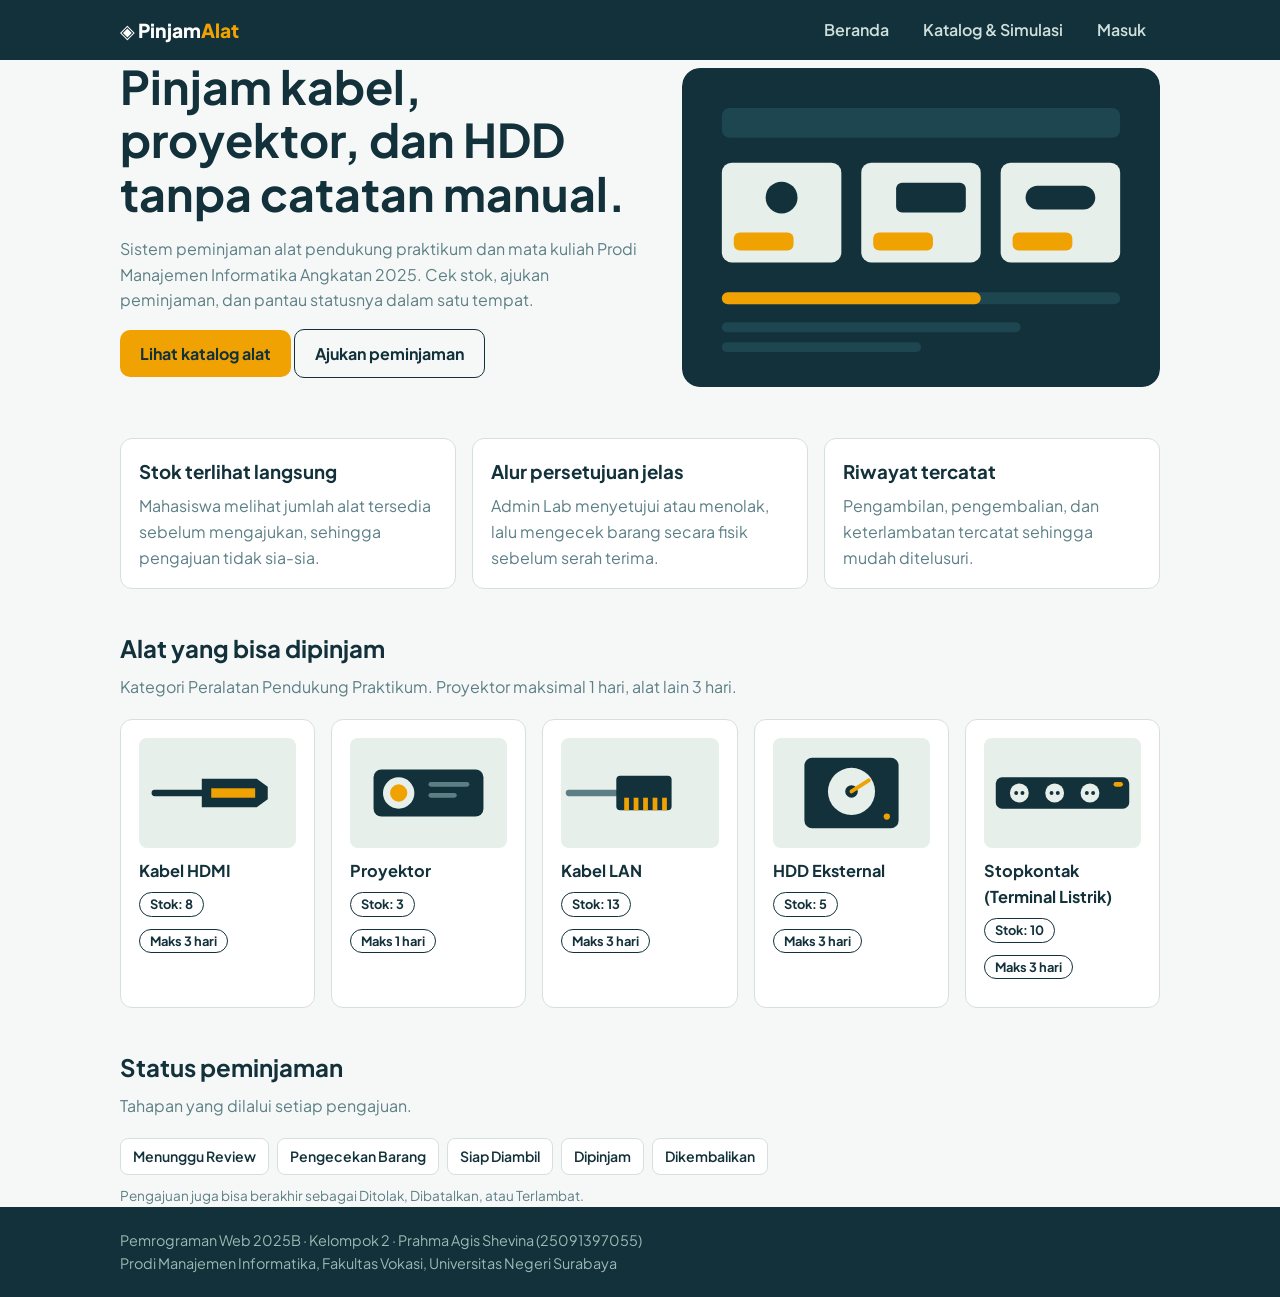
<file: index.html>
<!DOCTYPE html>
<html lang="id">
<head>
<meta charset="UTF-8">
<meta name="viewport" content="width=device-width, initial-scale=1">
<title>PinjamAlat – Peminjaman Alat Pendukung Praktikum</title>
<link rel="preconnect" href="https://fonts.googleapis.com">
<link href="https://fonts.googleapis.com/css2?family=Plus+Jakarta+Sans:wght@400;600;800&display=swap" rel="stylesheet">
<link rel="stylesheet" href="css/style.css">
</head>
<body>
<header>
 <div class="wrap">
  <a class="brand" href="#beranda" data-page="beranda">◈ Pinjam<span>Alat</span></a>
  <button id="menuBtn" aria-label="Buka menu">☰</button>
  <nav id="nav" aria-label="Menu utama">
   <a href="#beranda" data-page="beranda" class="aktif">Beranda</a>
   <a href="#katalog" data-page="katalog">Katalog &amp; Simulasi</a>
   <a href="#pengajuan" data-page="pengajuan">Ajukan Peminjaman</a>
  </nav>
 </div>
</header>

<main class="wrap">
 <div id="content">
  <section class="hero">
   <div>
    <h1>Pinjam kabel, proyektor, dan HDD tanpa catatan manual.</h1>
    <p>Sistem peminjaman alat pendukung praktikum dan mata kuliah Prodi Manajemen Informatika Angkatan 2025. Cek stok, ajukan peminjaman, dan pantau statusnya dalam satu tempat.</p>
    <p><a class="btn gold" href="#katalog" data-page="katalog">Lihat katalog alat</a>
       <a class="btn ghost" href="#pengajuan" data-page="pengajuan">Ajukan peminjaman</a></p>
   </div>
   <img src="img/hero.svg" alt="Ilustrasi katalog dan status peminjaman alat">
  </section>

  <section class="feat">
   <div class="card"><h3>Stok terlihat langsung</h3><p>Mahasiswa melihat jumlah alat tersedia sebelum mengajukan, sehingga pengajuan tidak sia-sia.</p></div>
   <div class="card"><h3>Alur persetujuan jelas</h3><p>Admin Lab menyetujui atau menolak, lalu mengecek barang secara fisik sebelum serah terima.</p></div>
   <div class="card"><h3>Riwayat tercatat</h3><p>Pengambilan, pengembalian, dan keterlambatan tercatat sehingga mudah ditelusuri.</p></div>
  </section>

  <section>
   <h2>Alat yang bisa dipinjam</h2>
   <p class="sub">Kategori Peralatan Pendukung Praktikum. Proyektor maksimal 1 hari, alat lain 3 hari.</p>
   <div class="grid" id="homeGrid"></div>
  </section>

  <section style="margin-top:40px">
   <h2>Status peminjaman</h2>
   <p class="sub">Tahapan yang dilalui setiap pengajuan.</p>
   <ol class="alur">
    <li>Menunggu Review</li><li>Pengecekan Barang</li><li>Siap Diambil</li><li>Dipinjam</li><li>Dikembalikan</li>
   </ol>
   <p class="hint">Pengajuan juga bisa berakhir sebagai Ditolak, Dibatalkan, atau Terlambat.</p>
  </section>
 </div>
</main>

<footer><div class="wrap">Pemrograman Web 2025B · Kelompok 2 · Prahma Agis Shevina (25091397055)<br>Prodi Manajemen Informatika, Fakultas Vokasi, Universitas Negeri Surabaya</div></footer>

<script src="https://cdnjs.cloudflare.com/ajax/libs/jquery/3.7.1/jquery.min.js"></script>
<script src="js/sistem.js"></script>
<script src="js/app.js"></script>
</body>
</html>
</file>
<file: css/style.css>
:root{--ink:#12313a;--ink2:#1d4650;--paper:#f6f8f7;--card:#fff;--gold:#f0a202;--mut:#5c7f86;--line:#d5e0dc;--err:#b3261e;--ok:#1b7a43;--r:12px}
*{box-sizing:border-box}
body{margin:0;font-family:'Plus Jakarta Sans',system-ui,Segoe UI,sans-serif;background:var(--paper);color:var(--ink);line-height:1.6}
a{color:inherit}
:focus-visible{outline:3px solid var(--gold);outline-offset:2px}
.wrap{max-width:1080px;margin:0 auto;padding:0 20px}
header{background:var(--ink);color:#fff;position:sticky;top:0;z-index:10}
header .wrap{display:flex;align-items:center;justify-content:space-between;min-height:60px}
.brand{font-weight:800;font-size:1.2rem;text-decoration:none}.brand span{color:var(--gold)}
#nav{display:flex;gap:6px}
#nav a{color:#cfe0dc;text-decoration:none;padding:8px 14px;border-radius:8px;font-weight:600}
#nav a:hover{background:var(--ink2)}#nav a.aktif{background:var(--gold);color:var(--ink)}
#menuBtn{display:none;background:none;border:1px solid #4a6d75;color:#fff;font-size:1.3rem;border-radius:8px;padding:4px 12px}
main{padding:32px 0 56px;min-height:60vh}
.hero{display:grid;grid-template-columns:1.1fr 1fr;gap:36px;align-items:center;margin-bottom:44px}
.hero h1{font-size:clamp(1.9rem,4vw,2.9rem);line-height:1.15;margin:0 0 14px}
.hero p{color:var(--mut);max-width:52ch}
.hero img{width:100%;border-radius:18px}
.btn{display:inline-block;background:var(--ink);color:#fff;border:0;border-radius:10px;padding:11px 20px;font:inherit;font-weight:700;text-decoration:none;cursor:pointer}
.btn:hover{background:var(--ink2)}.btn.gold{background:var(--gold);color:var(--ink)}.btn.ghost{background:none;color:var(--ink);border:1.5px solid var(--ink)}
.btn:disabled{opacity:.5;cursor:not-allowed}
h2{font-size:1.5rem;margin:0 0 6px}.sub{color:var(--mut);margin:0 0 20px}
.grid{display:grid;grid-template-columns:repeat(auto-fill,minmax(190px,1fr));gap:16px}
.card{background:var(--card);border:1px solid var(--line);border-radius:var(--r);padding:18px}
.alat img{width:100%;border-radius:8px;display:block;margin-bottom:10px}
.alat h3{margin:0 0 6px;font-size:1.02rem}
.pill{display:inline-block;font-size:.8rem;font-weight:700;border:1.5px solid var(--ink);border-radius:99px;padding:1px 10px;margin:0 6px 10px 0}
.pill.habis{border-color:var(--err);color:var(--err)}
.feat{display:grid;grid-template-columns:repeat(3,1fr);gap:16px;margin-bottom:40px}
.feat h3{margin:0 0 6px}.feat p{margin:0;color:var(--mut)}
.alur{display:flex;flex-wrap:wrap;gap:8px;list-style:none;padding:0;margin:0 0 10px}
.alur li{background:var(--card);border:1px solid var(--line);border-radius:8px;padding:6px 12px;font-size:.88rem;font-weight:600}
.alur li.on{background:var(--gold);border-color:var(--gold)}.alur li.done{background:var(--ink);color:#fff;border-color:var(--ink)}
.tools{display:flex;flex-wrap:wrap;gap:12px;margin-bottom:20px}
.tools input,.tools select,.f input,.f select,.f textarea{width:100%;font:inherit;padding:10px 12px;border:1.5px solid var(--line);border-radius:8px;background:#fff;color:var(--ink)}
.tools input{flex:2;min-width:200px}.tools select{flex:1;min-width:150px}
.sim{display:grid;grid-template-columns:1fr 1fr;gap:24px;margin-top:36px}
.f label{display:block;font-weight:600;margin:12px 0 4px;font-size:.92rem}
.f .row{display:grid;grid-template-columns:1fr 1fr;gap:14px}
.f .err{color:var(--err);font-size:.84rem;min-height:1.1em;margin:3px 0 0}
.f .bad{border-color:var(--err)}
.hint{font-size:.85rem;color:var(--mut);margin:4px 0 0}
.msg{margin-top:16px;padding:12px 14px;border-radius:8px;font-weight:600}
.msg.ok{background:#dff3e6;color:var(--ok)}.msg.no{background:#fbe3e1;color:var(--err)}
.res{list-style:none;padding:0;margin:14px 0}.res li{display:flex;justify-content:space-between;padding:7px 0;border-bottom:1px dashed var(--line)}
footer{background:var(--ink);color:#9db8b4;padding:22px 0;font-size:.9rem}
@media(max-width:760px){
 #menuBtn{display:block}
 #nav{display:none;position:absolute;top:60px;left:0;right:0;background:var(--ink);flex-direction:column;padding:10px 20px 16px}
 #nav.open{display:flex}
 .hero,.sim,.feat,.f .row{grid-template-columns:1fr}
}
@media(prefers-reduced-motion:no-preference){.alur li{transition:background .3s}}
.tb{width:100%;border-collapse:collapse;background:#fff;border:1px solid var(--line);font-size:.92rem;margin-bottom:12px}
.tb th,.tb td{text-align:left;padding:9px 12px;border-bottom:1px solid var(--line);vertical-align:top}
.tb th{background:#e9f0ed}
.btn.sm{padding:5px 12px;font-size:.85rem}
.stats{display:grid;grid-template-columns:repeat(auto-fit,minmax(130px,1fr));gap:12px;margin-bottom:20px}
.stats .card{padding:12px 16px}.stats b{display:block;font-size:1.7rem}.stats span{color:var(--mut);font-size:.85rem}
.f input[type=radio]{width:auto;margin-right:6px}.f label:has(input[type=radio]){display:inline-block;margin-right:16px}
.nt{padding:10px 0;border-bottom:1px dashed var(--line)}.nt.baru{font-weight:700}
@media print{header,footer,.tools,.btn{display:none}}
</file>
